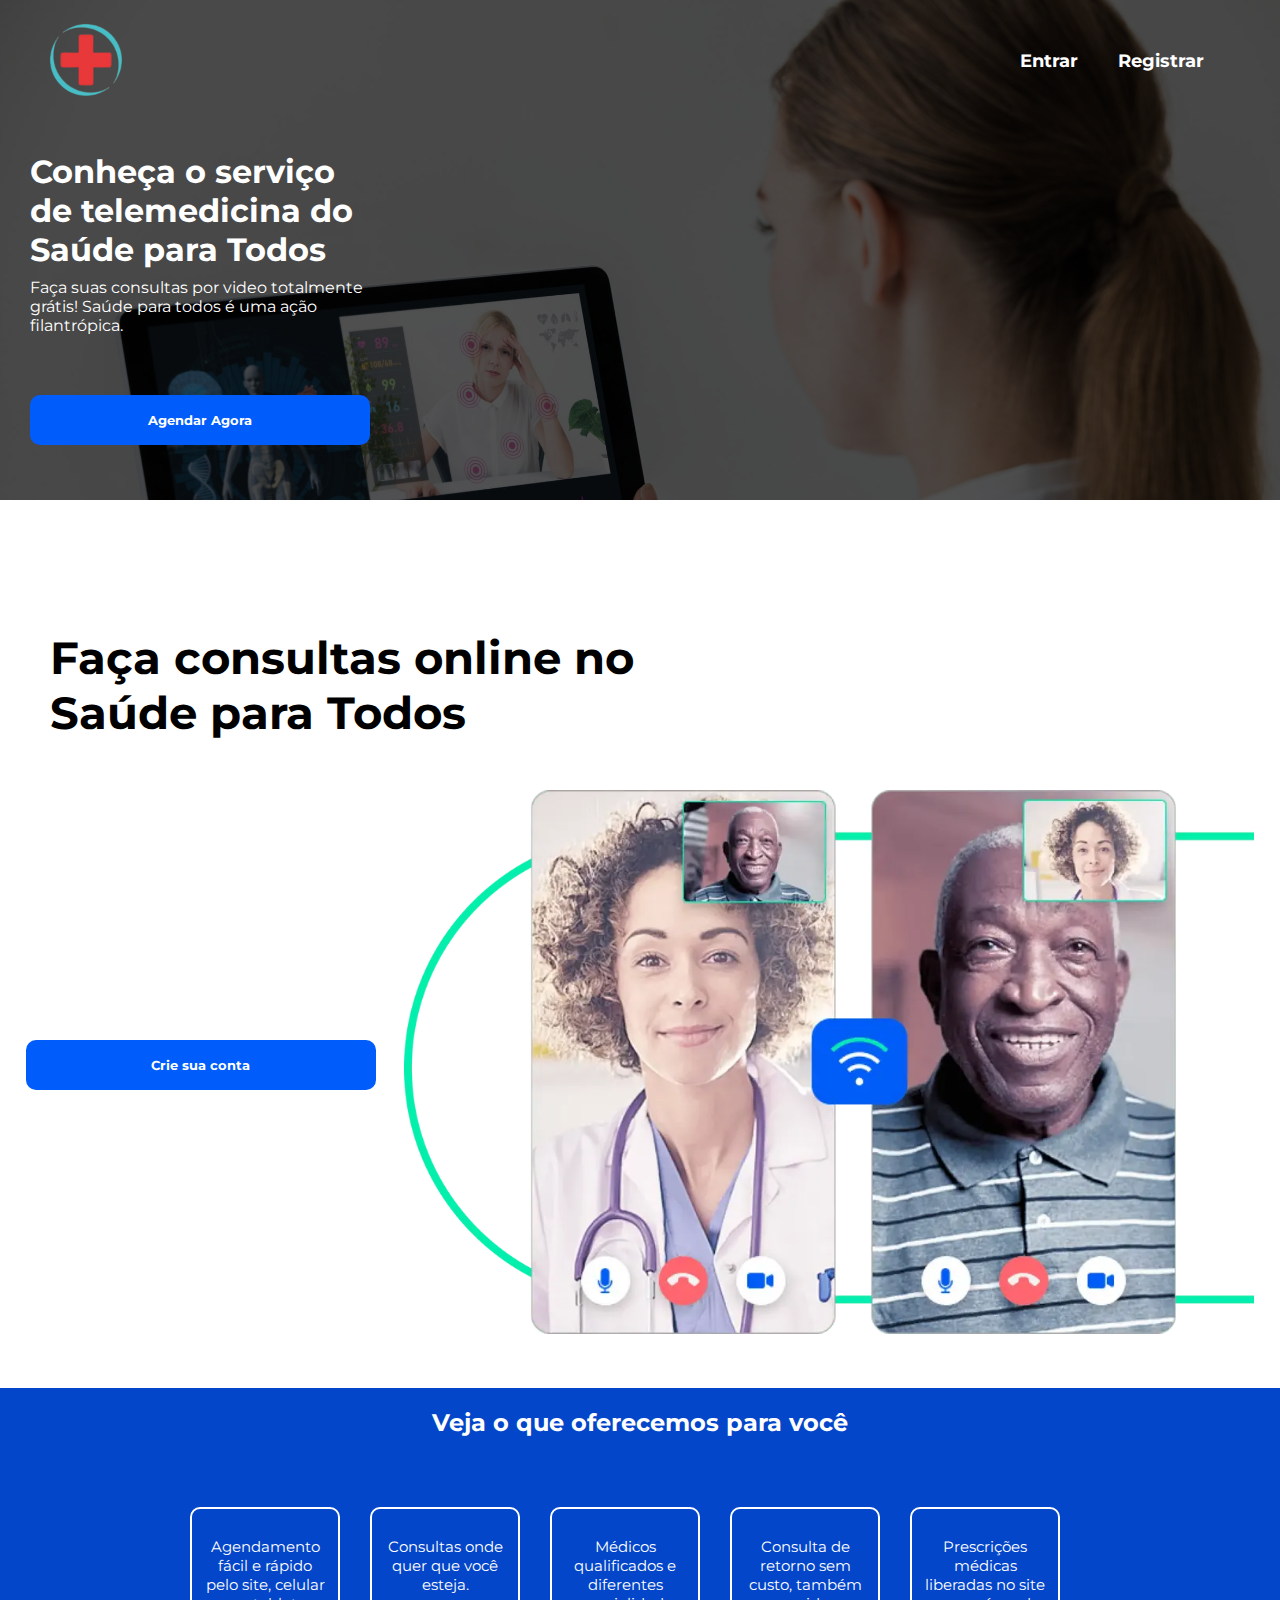
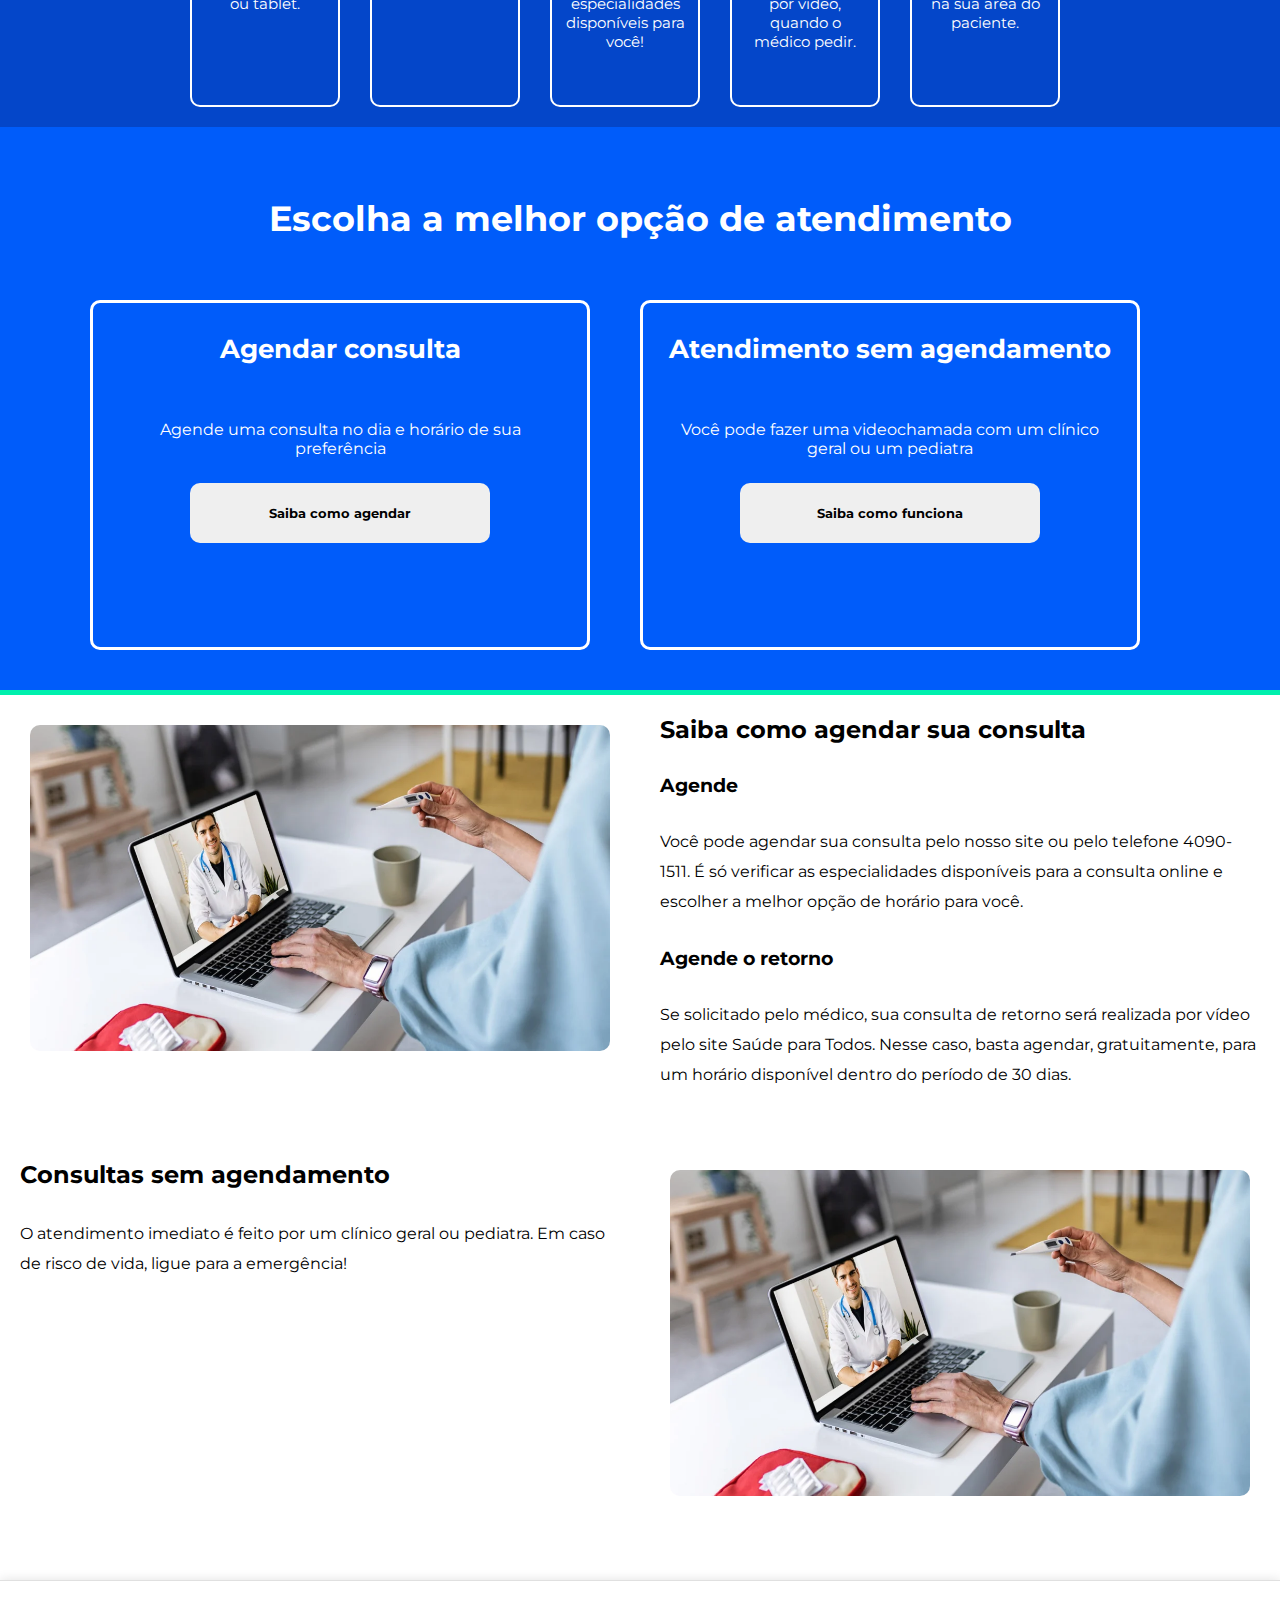
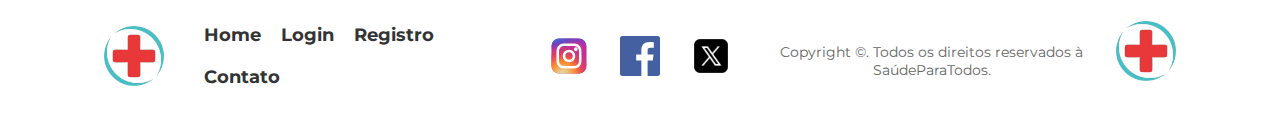
<file: index.html>
<!DOCTYPE html>
<html lang="pt-br">

<head>
  <meta charset="UTF-8" />
  <meta name="viewport" content="width=device-width, initial-scale=1.0" />
  <title>Saúde para todos</title>
  <link
    href="https://fonts.googleapis.com/css2?family=Montserrat:ital,wght@0,100..900;1,100..900&family=Open+Sans:ital,wght@0,300;0,400;0,500;0,600;0,700;1,300;1,400;1,500&family=Roboto:ital,wght@0,100;0,300;0,400;0,500;0,700;0,900;1,100;1,300;1,400;1,500;1,700;1,900&display=swap"
    rel="stylesheet">
  <link rel="stylesheet" href="https://cdn.jsdelivr.net/npm/bootstrap-icons@1.11.3/font/bootstrap-icons.min.css">
  <link rel="stylesheet" href="./styles/home.css">
  <link rel="stylesheet" href="./styles/footer.css">
  <link rel="stylesheet" href="./styles/menuu.css">
</head>

<body>
  <!--NAVBAR-->
  <header class="containerHeader">
    <div class="overload">
      <nav class="navigation">
        <div class="logo">
          <a href="index.html"><img src="./images/logo.png" alt="Saúde para todos"></a>
        </div>
        <ul>
          <li><a href="/pages/login.html">Entrar</a></li>
          <li><a href="/pages/register.html">Registrar</a></li>
        </ul>
      </nav>
     
      <div class="descriptionHeader">
        <h1>Conheça o serviço de telemedicina do Saúde para Todos</h1>
        <p>Faça suas consultas por video totalmente grátis! Saúde para todos é uma ação filantrópica.</p>
        <button><a id="buttonLogin" href="" style="text-decoration: none; color: white;">Agendar Agora</a></button>
      </div>

            <button class="MuiIconButton-root" onclick="toggleMenu(event)">
              <span class="MuiIconButton-label">
                <div></div>
                <div></div>
                <div></div>
              </span>
              <div class="menu-options" id="menuOptions">
                <div>
                  <a href="#" onclick="toggleDescription(event, 'desc1')">Quem somos? <span>+</span></a>
                  <div class="description" id="desc1">Somos uma empresa de telemedicina sem fins lucrativos para a população de
                    baixa renda!</div>
                </div>
                <div>
                  <a href="#" onclick="toggleDescription(event, 'desc2')">Saiba quem são nossos apoiadores <span>+</span></a>
                  <div class="description" id="desc2">Elon Musk, Jeff Bezos, Mark Zuckerberg, Priscilla Chan.</div>
                </div>
                <div>
                  <a href="#" onclick="toggleDescription(event, 'desc3')">Seja um apoiador <span>+</span></a>
                  <div class="description" id="desc3">Entre em contato pelo saudeparatodos@filantropia.com.br</div>
                </div>
              </div>
            </button>


  </header>

  <!--Section 1-->
  <section class="container1">
    <div>
      <h1>Faça consultas online no Saúde para Todos</h1>
    </div>
    <div class="container">
      <button><a href="/pages/register.html" style="color: white; text-decoration: none;">Crie sua conta</a></button>
      <div class="image">
        <img src="./images/wraperContainer.jpg" alt="Consulta" />
      </div>
    </div>
  </section>

  <!--Section 2-->
  <section class="container2">
    <h2>Veja o que oferecemos para você</h2>
    <div class="services">
      <div class="singleService">
        <p>Agendamento fácil e rápido pelo site, celular ou tablet.</p>
      </div>
      <div class="singleService">
        <p>Consultas onde quer que você esteja.</p>
      </div>
      <div class="singleService">
        <p>
          Médicos qualificados e diferentes especialidades disponíveis para
          você!
        </p>
      </div>
      <div class="singleService">
        <p>
          Consulta de retorno sem custo, também por video, quando o médico
          pedir.
        </p>
      </div>
      <div class="singleService">
        <p>Prescrições médicas liberadas no site na sua área do paciente.</p>
      </div>
    </div>
  </section>

  <!--Section 3-->
  <section class="container3">
    <h2>Escolha a melhor opção de atendimento</h2>
    <div class="optionServices">
      <div class="singleOption">
        <h3>Agendar consulta</h3>
        <p>Agende uma consulta no dia e horário de sua preferência</p>
        <button id="scroll-button1">Saiba como agendar</button>
      </div>
      <div class="singleOption">
        <h3>Atendimento sem agendamento</h3>
        <p>
          Você pode fazer uma videochamada com um clínico geral ou um pediatra
        </p>
        <button id="scroll-button2">Saiba como funciona</button>
      </div>
    </div>
  </section>

  <!--SERVICE 1-->
  <div class="service1" id="service1">
    <div class="imageOption">
      <img src="./images/wraperOption.webp" alt="service" />
    </div>
    <div class="description">
      <h2>Saiba como agendar sua consulta</h2>
      <h3>Agende</h3>
      <p>
        Você pode agendar sua consulta pelo nosso site ou pelo telefone
        4090-1511. É só verificar as especialidades disponíveis para a
        consulta online e escolher a melhor opção de horário para você.
      </p>
      <h3>Agende o retorno</h3>
      <p>
        Se solicitado pelo médico, sua consulta de retorno será realizada por
        vídeo pelo site Saúde para Todos. Nesse caso, basta agendar,
        gratuitamente, para um horário disponível dentro do período de 30
        dias.
      </p>
    </div>
  </div>

  <!--SERVICE 2-->
  <div class="service2" id="service2">
    <div class="imageOption">
      <img src="./images/wraperOption.webp" alt="service" />
    </div>
    <div class="description">
      <h2>Consultas sem agendamento</h2>
      <p>
        O atendimento imediato é feito por um clínico geral ou pediatra. Em
        caso de risco de vida, ligue para a emergência!
      </p>
    </div>
  </div>
  <footer class="footer-container">
    <div class="footer-content">
      <div class="footer-right">
        <img src="../images/logo.png" alt="imagem do logo" />
        <ul class="nav-list-footer">
          <li class="footer-item-list">
            <a class="footer-item-link" href="../index.html">Home</a>
          </li>
          <li class="footer-item-list">
            <a class="footer-item-link" href="../pages/login.html">Login</a>
          </li>
          <li class="footer-item-list">
            <a class="footer-item-link" href="../pages/register.html">Registro</a>
          </li>
          <li class="footer-item-list">
            <a class="footer-item-link" href="../pages/contact.html">Contato</a>
          </li>
        </ul>
      </div>
      <div class="footer-center">
        <img src="../images/instagram.svg" />
        <img src="../images/facebook.svg" />
        <img src="../images/twitter.png" />
      </div>
      <div class="footer-left">
        <p>Copyright ©. Todos os direitos reservados à SaúdeParaTodos.</p>
        <img src="../images/logo.png" alt="logo" />
      </div>
    </div>
  </footer>

  <script src="./js/home.js"></script>
</file>
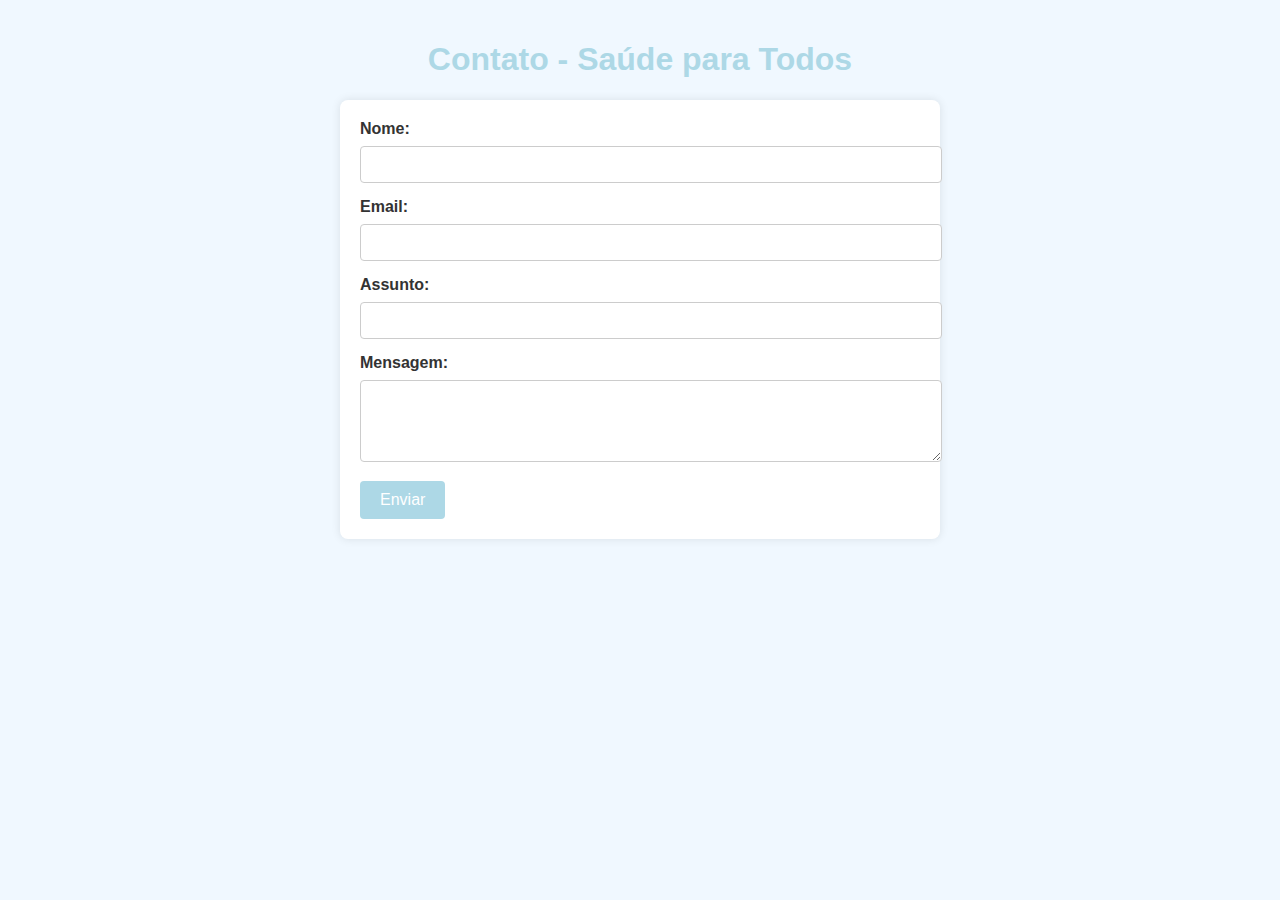
<file: pages/contact.html>
<!DOCTYPE html>
<html lang="pt-BR">

<head>
  <meta charset="UTF-8">
  <meta name="viewport" content="width=device-width, initial-scale=1.0">
  <title>Contato - Saúde para Todos</title>
  <style>
    body {
      font-family: Arial, sans-serif;
      background-color: #f0f8ff;
      color: #333;
      margin: 0;
      padding: 0;
    }

    .container {
      width: 100%;
      max-width: 600px;
      margin: 0 auto;
      padding: 20px;
    }

    h1 {
      text-align: center;
      color: lightblue;
    }

    form {
      background-color: #fff;
      padding: 20px;
      border-radius: 8px;
      box-shadow: 0 0 10px rgba(0, 0, 0, 0.1);
    }

    label {
      display: block;
      margin-bottom: 8px;
      font-weight: bold;
    }

    input,
    textarea {
      width: 100%;
      padding: 10px;
      margin-bottom: 15px;
      border: 1px solid #ccc;
      border-radius: 4px;
    }

    button {
      background-color: lightblue;
      color: white;
      border: none;
      padding: 10px 20px;
      border-radius: 4px;
      cursor: pointer;
      font-size: 16px;
    }

    button:hover {
      background-color: lightblue;
    }
  </style>
  <script>
    function handleSubmit(event) {
      event.preventDefault(); // Impede o envio do formulário
      alert("Mensagem enviada com sucesso! Aguarde um retorno.");
      // Aqui você pode adicionar código para realmente enviar o formulário via AJAX, se necessário.
      // Se quiser enviar o formulário normalmente após o alerta, use o seguinte:
      // event.target.submit();
    }
  </script>
</head>

<body>
  <div class="container">
    <h1>Contato - Saúde para Todos</h1>
    <form onsubmit="handleSubmit(event)">
      <label for="nome">Nome:</label>
      <input type="text" id="nome" name="nome" required>

      <label for="email">Email:</label>
      <input type="email" id="email" name="email" required>

      <label for="assunto">Assunto:</label>
      <input type="text" id="assunto" name="assunto" required>

      <label for="mensagem">Mensagem:</label>
      <textarea id="mensagem" name="mensagem" rows="4" required></textarea>

      <button type="submit">Enviar</button>
    </form>
  </div>
</body>

</html>
</file>
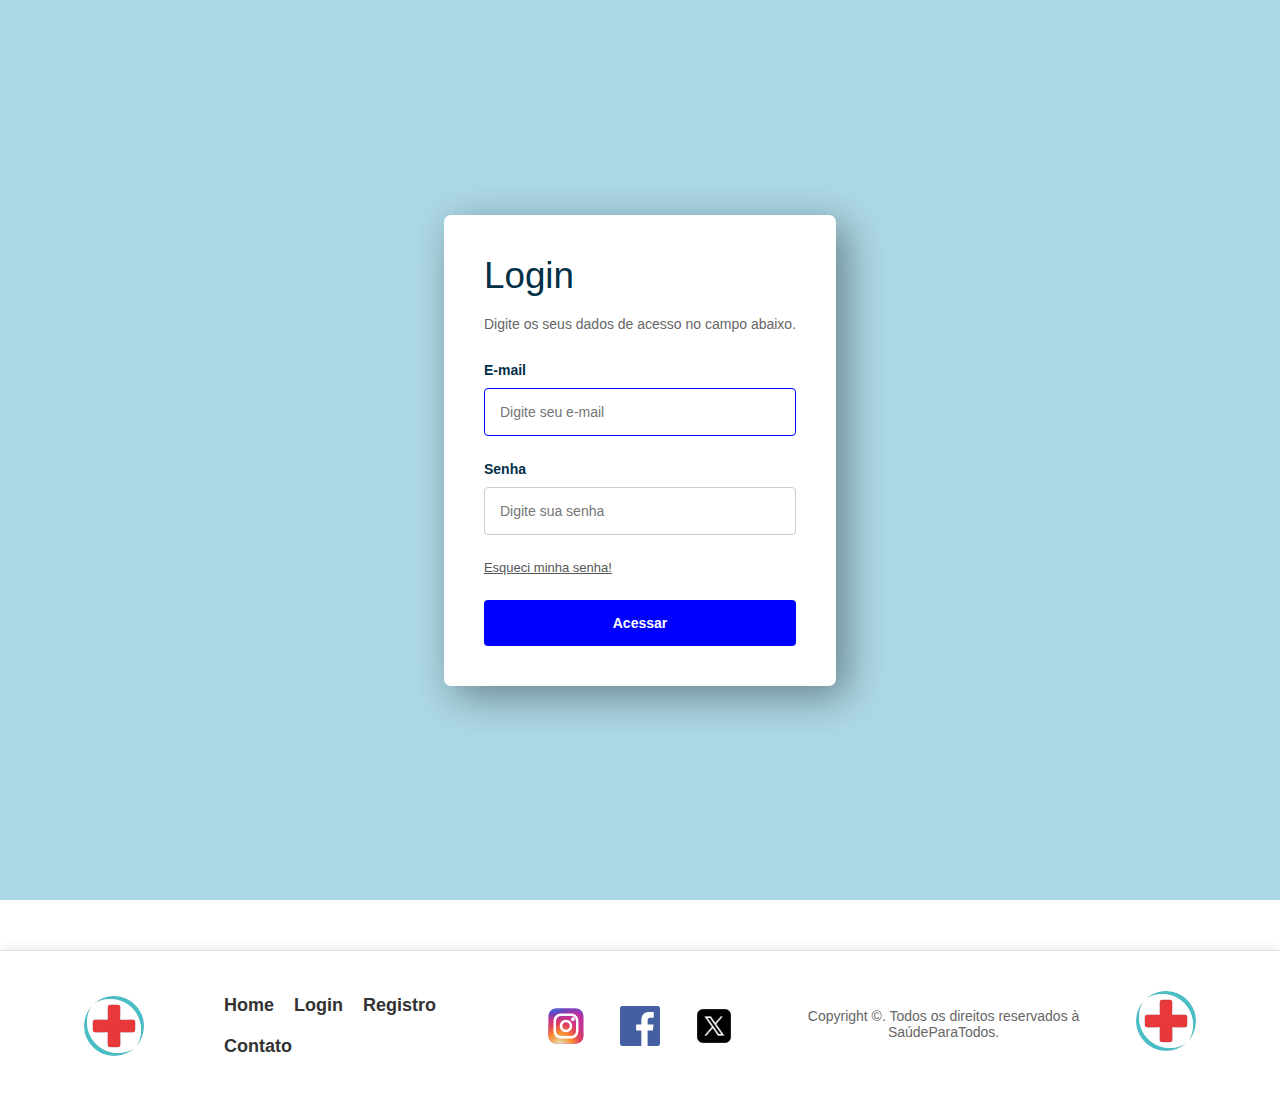
<file: pages/login.html>
<!DOCTYPE html>
<html lang="pt-br">

<head>
  <meta charset="UTF-8" />
  <meta name="viewport" content="width=device-width, initial-scale=1.0" />
  <title>Login</title>
  <link rel="stylesheet" href="../styles/login.css" />
  <link rel="stylesheet" href="../styles/footer.css" />
</head>

<body>
  <div class="page">
    <form id="loginForm" class="formLogin">
      <h1>Login</h1>
      <p>Digite os seus dados de acesso no campo abaixo.</p>
      <label for="loginEmail">E-mail</label>
      <input type="email" id="loginEmail" placeholder="Digite seu e-mail" autofocus="true" />
      <label for="loginPassword">Senha</label>
      <input type="password" id="loginPassword" placeholder="Digite sua senha" />
      <a href="/">Esqueci minha senha!</a>
      <input type="submit" value="Acessar" class="btn" />
    </form>
  </div>
  <footer class="footer-container">
    <div class="footer-content">
      <div class="footer-right">
        <img src="../images/logo.png" alt="imagem do logo" />
        <ul class="nav-list-footer">
          <li class="footer-item-list">
            <a class="footer-item-link" href="../index.html">Home</a>
          </li>
          <li class="footer-item-list">
            <a class="footer-item-link" href="../pages/login.html">Login</a>
          </li>
          <li class="footer-item-list">
            <a class="footer-item-link" href="../pages/register.html">Registro</a>
          </li>
          <li class="footer-item-list">
            <a class="footer-item-link" href="../pages/contact.html">Contato</a>
          </li>
        </ul>
      </div>
      <div class="footer-center">
        <img src="../images/instagram.svg" />
        <img src="../images/facebook.svg" />
        <img src="../images/twitter.png" />
      </div>
      <div class="footer-left">
        <p>Copyright ©. Todos os direitos reservados à SaúdeParaTodos.</p>
        <img src="../images/logo.png" alt="logo" />
      </div>
    </div>
  </footer>
  <script>
    document.addEventListener("DOMContentLoaded", function () {
      const loginForm = document.getElementById("loginForm");

      loginForm.addEventListener("submit", function (e) {
        e.preventDefault();
        login();
      });

      function login() {
        const email = document.getElementById("loginEmail").value;
        const password = document.getElementById("loginPassword").value;

        if (!email || !password) {
          alert("Por favor, preencha todos os campos.");
          return;
        }

        const users = JSON.parse(localStorage.getItem("users")) || [];
        const user = users.find(
          (user) => user.email === email && user.password === password
        );

        function loginUser(username) {
          const users = JSON.parse(localStorage.getItem('users'));
          const updatedUsers = users.map(user => {
            if (user.nome === username) {
              return { ...user, logado: true };
            }
            return user;
          });
          localStorage.setItem('users', JSON.stringify(updatedUsers));
        }

        if (user) {
          alert("Login realizado com sucesso!");
          loginForm.reset();
          loginUser(user.nome);
          window.location.href = "../pages/user.html";
        } else {
          alert("E-mail ou senha incorretos.");
        }
      }
    });
  </script>
</body>

</html>
</file>
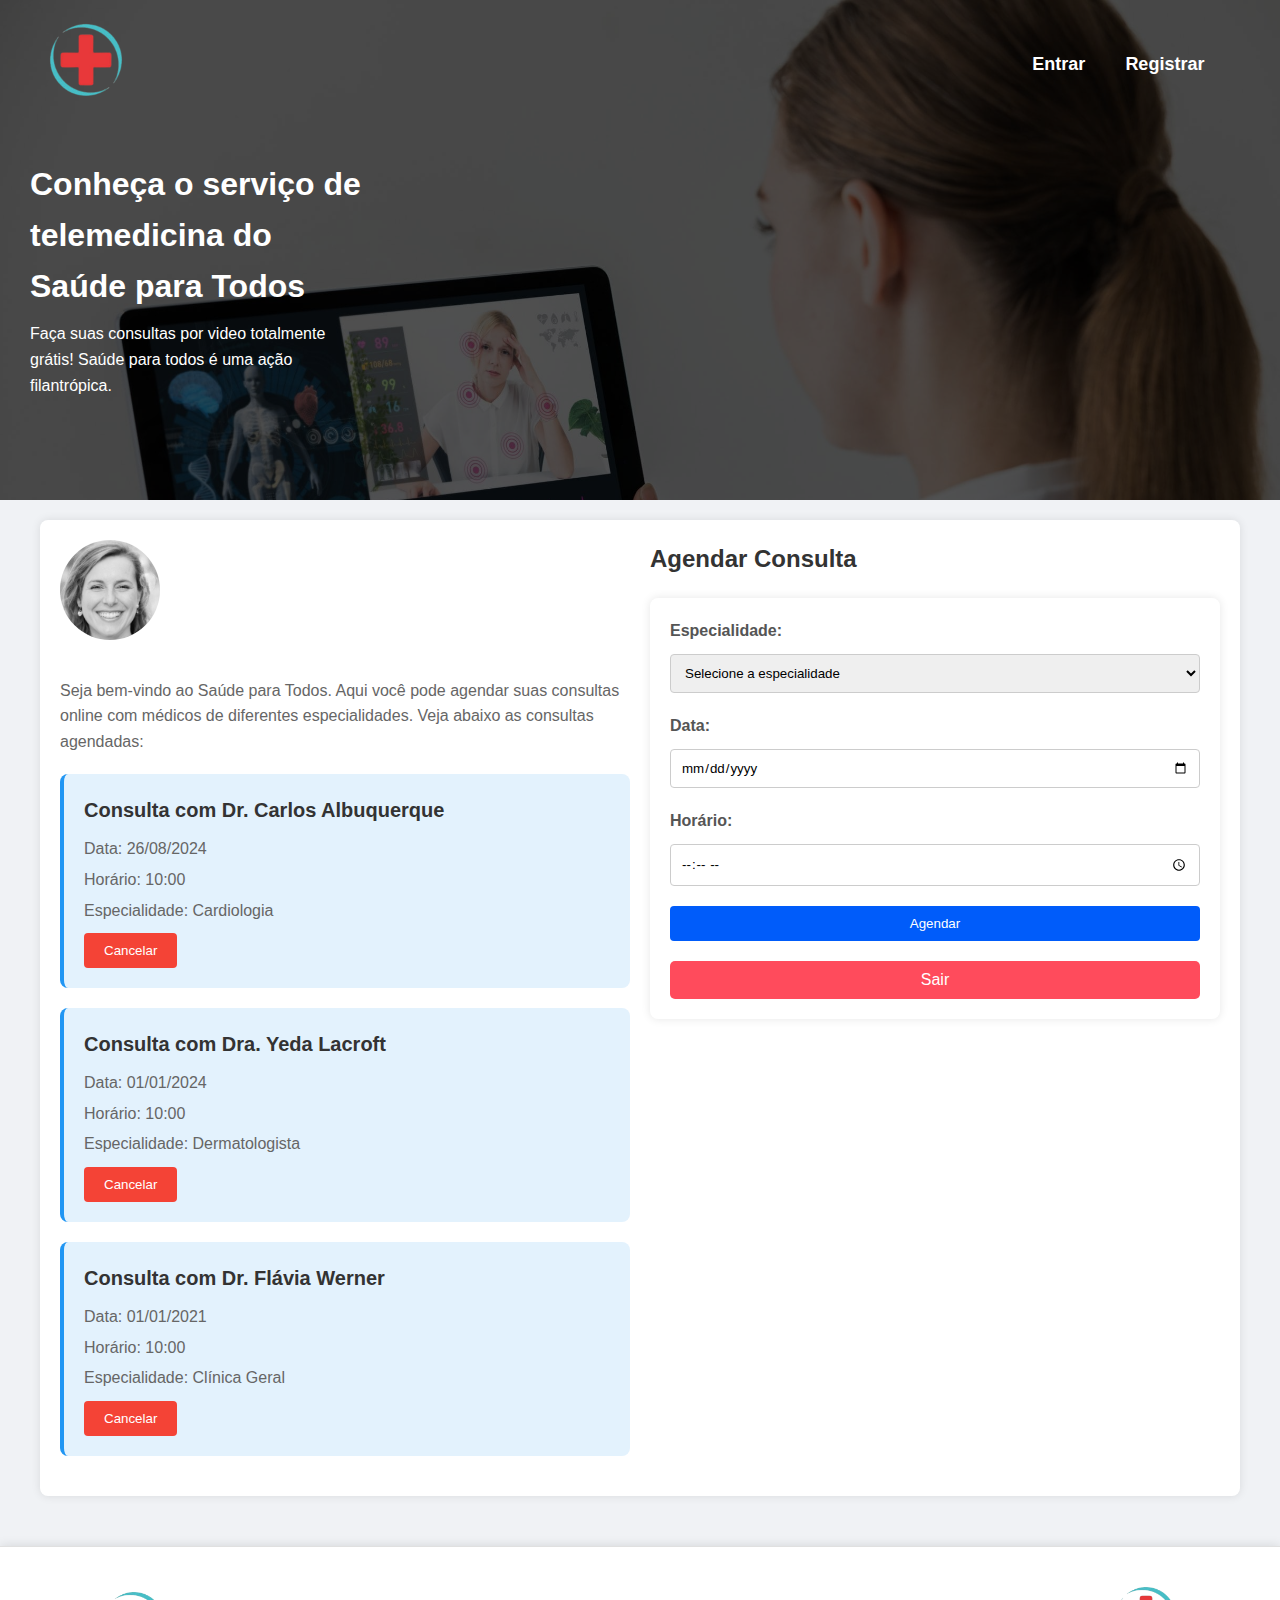
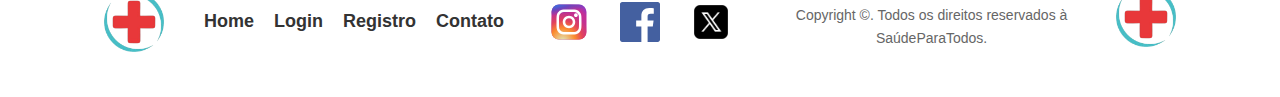
<file: pages/user.html>
<!DOCTYPE html>
<html lang="en">

<head>
  <meta charset="UTF-8" />
  <meta name="viewport" content="width=device-width, initial-scale=1.0" />
  <link rel="stylesheet" href="../styles/home.css" />
  <link rel="stylesheet" href="../styles/user.css" />
  <link rel="stylesheet" href="../styles/footer.css" />
  <title>Saude - sua area</title>
</head>

<body>
  <header class="containerHeader">
    <div class="overload">
      <nav class="navigation">
        <div class="logo">
          <a href="index.html"><img src="../images/logo.png" alt="Saúde para todos" /></a>
        </div>
        <ul>
          <li><a id="entrar" href="/pages/login.html">Entrar</a></li>
          <li><a id="registrar" href="/pages/register.html">Registrar</a></li>
        </ul>
      </nav>
      <div class="descriptionHeader">
        <h1>Conheça o serviço de telemedicina do Saúde para Todos</h1>
        <p>
          Faça suas consultas por video totalmente grátis! Saúde para todos é
          uma ação filantrópica.
        </p>
   
      </div>
    </div>
  </header>
  <main class="user-page">
    <div class="container-user">
      <img src="../images/user-image.png" alt="imagem do paciente" />
      <h1 id="userName"></h1>
      <p>
        Seja bem-vindo ao Saúde para Todos. Aqui você pode agendar suas
        consultas online com médicos de diferentes especialidades. Veja abaixo
        as consultas agendadas:
      </p>
      <div class="consultas" id="consultas">
        <div class="consulta" data-id="1">
          <h2>Consulta com Dr. Carlos Albuquerque</h2>
          <p>Data: 26/08/2024</p>
          <p>Horário: 10:00</p>
          <p>Especialidade: Cardiologia</p>
          <label class="btn-cancelar" for="cancelar">
            <button class="btn-red" type="button" id="cancelar">
              Cancelar
            </button>
          </label>
        </div>
        <div class="consulta" data-id="2">
          <h2>Consulta com Dra. Yeda Lacroft</h2>
          <p>Data: 01/01/2024</p>
          <p>Horário: 10:00</p>
          <p>Especialidade: Dermatologista</p>
          <label class="btn-cancelar" for="cancelar">
            <button class="btn-red" type="button" id="cancelar">
              Cancelar
            </button>
          </label>
        </div>
        <div class="consulta" data-id="3">
          <h2>Consulta com Dr. Flávia Werner</h2>
          <p>Data: 01/01/2021</p>
          <p>Horário: 10:00</p>
          <p>Especialidade: Clínica Geral</p>
          <label class="btn-cancelar" for="cancelar">
            <button class="btn-red" type="button" id="cancelar">
              Cancelar
            </button>
          </label>
        </div>
      </div>
    </div>
    <div class="container-agenda">
      <h1>Agendar Consulta</h1>
      <form class="form-agenda" id="form-agenda">
        <label class="text-form" for="especialidade">Especialidade:</label>
        <select name="especialidade" id="especialidade">
          <option selected disabled>Selecione a especialidade</option>
          <option value="cardiologia">Cardiologia</option>
          <option value="dermatologia">Dermatologia</option>
          <option value="clinica-geral">Clínica Geral</option>
          <option value="odontologia">Odontologia</option>
          <option value="pediatria">Pediatria</option>
          <option value="urologia">Urologia</option>
          <option value="ginecologia">Ginecologia</option>
          <option value="ortopedia">Ortopedia</option>
        </select>
        <label class="text-form" for="data">Data:</label>
        <input type="date" name="data" id="data" />
        <label class="text-form" for="horario">Horário:</label>
        <input type="time" name="horario" id="horario" />
        <label for="agendar" class="btn-agendar">
          <button class="btn-blue" type="submit" id="agendar">Agendar</button>
        </label>
        <label for="agendar" class="btn-agendar">
          <button class="btn-logout" id="logoutButton">Sair</button>
        </label>
      </form>
    </div>
  </main>
  <footer class="footer-container">
    <div class="footer-content">
      <div class="footer-right">
        <img src="../images/logo.png" alt="imagem do logo" />
        <ul class="nav-list-footer">
          <li class="footer-item-list">
            <a class="footer-item-link" href="../index.html">Home</a>
          </li>
          <li class="footer-item-list">
            <a class="footer-item-link" href="../pages/login.html">Login</a>
          </li>
          <li class="footer-item-list">
            <a class="footer-item-link" href="../pages/register.html">Registro</a>
          </li>
          <li class="footer-item-list">
            <a class="footer-item-link" href="../pages/contact.html">Contato</a>
          </li>
        </ul>
      </div>
      <div class="footer-center">
        <img src="../images/instagram.svg" />
        <img src="../images/facebook.svg" />
        <img src="../images/twitter.png" />
      </div>
      <div class="footer-left">
        <p>Copyright ©. Todos os direitos reservados à SaúdeParaTodos.</p>
        <img src="../images/logo.png" alt="logo" />
      </div>
    </div>
  </footer>
  <script src="../js/user.js"></script>
</body>

</html>
</file>
<file: styles/home.css>
* {
  padding: 0;
  margin: 0;
  box-sizing: border-box;
  font-family: "Montserrat", sans-serif;
}

/*NAVBAR CSS*/
.containerHeader {
  width: 100%;
  background-image: url("../images/wraper.jpg");
  background-size: cover;
  background-repeat: no-repeat;
  background-position: center top;
  background-attachment: fixed;
  height: 500px;
  z-index: 0;
}

.overload {
  width: 100%;
  height: 500px;
  z-index: 1;
  background-color: rgba(0, 0, 0, 0.671);
}

.logo {
  width: 120px;
  height: 120px;
  cursor: pointer;
}

.logo img {
  width: 100%;
}

.navigation {
  padding: 0 2%;
  display: flex;
  justify-content: space-between;
}

.menuMobile {
  display: none;
  padding: 0 2%;
  display: flex;
  justify-content: space-between;
}
.MuiIconButton-root, .menuOptions{
  display: none;
}

.menuMobile i {
  display: none;
  padding: 25px;
  color: white;
  font-size: 50px;
  cursor: pointer;
}

.menuMobile img,
.menuMobile .logo {
  display: none;
}

.navigation ul {
  display: flex;
  justify-content: end;
  padding: 40px;
}

.navigation ul li {
  margin-left: 20px;
  padding: 10px;
  list-style: none;
  cursor: pointer;
  font-size: 18px;
  font-weight: bold;
  border-radius: 5px;
  transition: 0.5s;
  text-decoration: none;
  color: white;
}

.navigation ul li a {
  text-decoration: none;
  color: white;
}

.navigation ul li:hover {
  background-color: #005cfa;
}

.descriptionHeader {
  width: 400px;
  padding: 30px;
  color: white;
}

.descriptionHeader h1 {
  margin-bottom: 9px;
  font-weight: bold;
}

.descriptionHeader p {
  margin-bottom: 60px;
}

.descriptionHeader button {
  background-color: #005cfa;
  color: white;
  font-weight: bold;
  width: 100%;
  height: 50px;
  border-radius: 10px;
  cursor: pointer;
  border-color: transparent;
}

.descriptionHeader button:hover {
  background-color: #1656c4;
}

/*HOME CSS*/
.container1 {
  width: 100%;
}

.container1 div:nth-child(1) {
  max-width: 700px;
  padding: 50px;
}

.container1 div h1 {
  font-weight: bold;
  font-size: 45px;
  margin-top: 80px;
}

.container {
  width: 100%;
  display: flex;
  justify-content: space-between;
  padding: 0 2%;
}

.container button {
  background-color: #005cfa;
  margin-top: 250px;
  color: white;
  width: 350px;
  font-weight: bold;
  height: 50px;
  border-radius: 10px;
  cursor: pointer;
  border-color: transparent;
}

.container button:hover {
  background-color: #1656c4;
}

.image {
  width: 850px;
  padding-bottom: 50px;
}

.image img {
  width: 100%;
}

.container2 {
  width: 100%;
  background-color: #0446c9;
  color: white;
}

.container2 h2 {
  text-align: center;
  padding: 20px 0;
  margin-bottom: 30px;
}

.services {
  display: flex;
  justify-content: center;
  padding: 20px;
}

.singleService {
  width: 150px;
  height: 200px;
  border: 2px solid white;
  border-radius: 10px;
  margin-right: 30px;
}

.singleService p {
  text-align: center;
  padding: 10px;
  font-size: 15px;
  margin-top: 18px;
}

.container3 {
  width: 100%;
  background-color: #005cfa;
  color: white;
  padding: 40px;
}

.container3 h2 {
  text-align: center;
  font-weight: bold;
  font-size: 35px;
  padding: 30px 0;
  margin-bottom: 30px;
}

.optionServices {
  display: flex;
  justify-content: center;
}

.singleOption {
  width: 500px;
  height: 350px;
  border-radius: 10px;
  border: 3px solid white;
  margin-right: 50px;
  text-align: center;
  display: flex;
  flex-direction: column;
  transition: 0.5s;
}

.singleOption h3 {
  margin: 30px 0;
  font-weight: bold;
  font-size: 26px;
}

.singleOption p {
  font-size: 16px;
  padding: 25px;
}

.singleOption button {
  width: 300px;
  height: 60px;
  border-radius: 10px;
  margin: 0 auto;
  border-color: transparent;
  font-weight: bold;
  cursor: pointer;
}

.singleOption:hover {
  background-color: white;
  color: black;
  border-color: #00f0ad;
}

.service1 {
  width: 100%;
  display: flex;
  border-top: 5px solid #00f0ad;
}

.imageOption {
  width: 50%;
  padding: 30px;
}

.description {
  width: 50%;
  padding: 20px;
  color: black;
}

.description h2,
.description h3 {
  margin-bottom: 30px;
}

.description p {
  margin-bottom: 30px;
  line-height: 30px;
  color: black;
}

.imageOption img {
  width: 100%;
  height: auto;
  border-radius: 10px;
}

.service2 {
  width: 100%;
  display: flex;
  flex-direction: row-reverse;
}

/*RESPONSIVIDADE*/
/*SECTION 3, SERVICE1 AND SERVICE2*/

@media screen and (max-width: 1100px) {
  .optionServices {
    flex-wrap: wrap;
    justify-content: center;
  }

  .singleOption {
    padding: 10px;
    margin: 10px auto;
  }

  .service1 {
    display: block;
  }

  .imageOption {
    margin: 0 auto;
    width: 100%;
  }

  .description {
    margin: 0 auto;
    width: 100%;
  }

  .description p {
    width: 100%;
  }

  .service2 {
    display: block;
  }
}

@media screen and (max-width: 791px) {
  .navigation {
    display: none;
  }

  .menuMobile,
  .menuMobile i,
  .menuMobile img,
  .menuMobile .logo,.MuiIconButton-root, .menuOptions{
    
    display: flex;
  }

  .descriptionHeader {
    width: 100%;
    justify-content: center;
  }

  .container1 div:nth-child(1) h1 {
    width: 100%;
  }

  .container1 div h1 {
    text-align: center;
  }

  .container {
    flex-wrap: wrap;
    justify-content: center;
    flex-direction: column;
  }

  .container button {
    margin-bottom: 50px;
    margin: 50px auto;
  }

  .container .image {
    width: 100%;
    margin: 0 auto;
  }

  .container .image img {
    width: 100%;
    margin: 0 auto;
  }

  .services {
    display: inline-block;
    width: 100%;
  }

  .singleService {
    width: 100%;
    height: auto;
    margin: 30px auto;
  }

  .singleService p {
    padding: 10px;
    margin-bottom: 10px;
  }
}
</file>
<file: styles/footer.css>
.footer-container {
  background-color: #fff;
  padding: 20px 0;
  box-shadow: 0 -1px 10px rgba(0, 0, 0, 0.1);
  border-top: 1px solid #e0e0e0;
  margin-top: 50px;
}

.footer-content {
  max-width: 90%;
  margin: 0 auto;
  display: flex;
  justify-content: space-between;
  align-items: center;
  gap: 20px;
  padding: 0 20px;
}

.footer-left {
  display: flex;
  flex-direction: row;
  justify-content: flex-end;
  align-items: center;
  width: 40%;
}

.footer-center {
  display: flex;
  flex-direction: row;
  justify-content: space-around;
  align-items: center;
  width: 20%;
}

.footer-center img {
  max-width: 40px;
}

.footer-right {
  display: flex;
  flex-direction: row;
  justify-content: flex-start;
  align-items: center;
  width: 40%;
}

.footer-right img {
  max-width: 100px;
  margin-right: 20px;
}

.nav-list-footer {
  list-style: none;
  display: flex;
  flex-wrap: wrap;
  gap: 20px;
}

.footer-item-list {
  margin: 0;
}

.footer-item-link {
  text-decoration: none;
  color: #333;
  font-size: 18px;
  font-weight: bold;
  transition: color 0.3s ease;
}

.hidden {
  display: none;
}

.footer-item-link:hover {
  color: #2196f3;
}

.footer-left {
  flex: 1 1 40%;
  text-align: center;
}

.footer-left img {
  max-width: 100px;
  margin-bottom: 10px;
}

.footer-left p {
  color: #666;
  font-size: 14px;
  margin-top: 10px;
}

@media (max-width: 768px) {
  .footer-content {
    flex-direction: column;
    align-items: center;
  }

  .footer-right,
  .footer-center,
  .footer-left {
    flex: 1 1 100%;
    text-align: center;
  }

  .footer-right img,
  .footer-left img {
    max-width: 80px;
  }

  .footer-center img {
    max-width: 25px;
  }
}
</file>
<file: styles/menuu.css>

</file>
<file: styles/login.css>
body {
  font-family: "Inter", sans-serif;
  margin: 0;
  padding: 0;
  color: #023047;
}

.page {
  display: flex;
  flex-direction: column;
  align-items: center;
  align-content: center;
  justify-content: center;
  width: 100%;
  height: 100vh;
  background-color: lightblue;
}

.formLogin {
  display: flex;
  flex-direction: column;
  background-color: #fff;
  border-radius: 7px;
  padding: 40px;
  box-shadow: 10px 10px 40px rgba(0, 0, 0, 0.4);
  gap: 5px;
}

.areaLogin img {
  width: 420px;
}

.formLogin h1 {
  padding: 0;
  margin: 0;
  font-weight: 500;
  font-size: 2.3em;
}

.formLogin p {
  display: inline-block;
  font-size: 14px;
  color: #666;
  margin-bottom: 25px;
}

.formLogin input {
  padding: 15px;
  font-size: 14px;
  border: 1px solid #ccc;
  margin-bottom: 20px;
  margin-top: 5px;
  border-radius: 4px;
  transition: all linear 160ms;
  outline: none;
}

.formLogin input:focus {
  border: 1px solid blue;
}

.formLogin label {
  font-size: 14px;
  font-weight: 600;
}

.formLogin a {
  display: inline-block;
  margin-bottom: 20px;
  font-size: 13px;
  color: #555;
  transition: all linear 160ms;
}

.formLogin a:hover {
  color: blue;
}

.btn {
  background-color: blue;
  color: #fff;
  font-size: 14px;
  font-weight: 600;
  border: none !important;
  transition: all linear 160ms;
  cursor: pointer;
  margin: 0 !important;
}

.btn:hover {
  transform: scale(1.05);
  background-color: blue;
}
</file>
<file: styles/user.css>
* {
  box-sizing: border-box;
  margin: 0;
  padding: 0;
  font-family: "Arial", sans-serif;
}

body {
  background-color: #f0f2f5;
  color: #333;
  line-height: 1.6;
}

main.user-page {
  max-width: 1200px;
  margin: 20px auto;
  padding: 20px;
  background-color: #fff;
  box-shadow: 0 0 10px rgba(0, 0, 0, 0.1);
  border-radius: 8px;
  display: flex;
  flex-wrap: wrap;
  gap: 20px;
}

.container-user,
.container-agenda {
  flex: 1 1 100%;
}

.container-user img {
  max-width: 100px;
  border-radius: 50%;
  margin-bottom: 20px;
}

.container-user h1 {
  font-size: 24px;
  margin-bottom: 10px;
}

.container-user p {
  margin-bottom: 20px;
  color: #666;
}

.consultas .consulta {
  background-color: #e3f2fd;
  padding: 20px;
  margin-bottom: 20px;
  border-radius: 8px;
  border-left: 4px solid #2196f3;
}

.consulta h2 {
  font-size: 20px;
  margin-bottom: 10px;
}

.consulta p {
  margin-bottom: 5px;
}

.btn-cancelar {
  display: block;
  margin-top: 10px;
}

.btn-red {
  background-color: #f44336;
  color: #fff;
  padding: 10px 20px;
  border: none;
  border-radius: 4px;
  cursor: pointer;
  transition: background-color 0.3s ease;
}

.btn-red:hover {
  background-color: #d32f2f;
}

.container-agenda h1 {
  font-size: 24px;
  margin-bottom: 20px;
}

.form-agenda {
  background-color: #fff;
  padding: 20px;
  border-radius: 8px;
  box-shadow: 0 0 10px rgba(0, 0, 0, 0.1);
}

.text-form {
  display: block;
  margin-bottom: 10px;
  font-weight: bold;
  color: #555;
}

.form-agenda select,
.form-agenda input {
  width: 100%;
  padding: 10px;
  margin-bottom: 20px;
  border: 1px solid #ccc;
  border-radius: 4px;
}

.btn-agendar {
  display: block;
  text-align: center;
}

.btn-blue {
  background-color: #005cfa;
  color: #fff;
  width: 100%;
  padding: 10px 20px;
  border: none;
  border-radius: 4px;
  cursor: pointer;
  transition: background-color 0.3s ease;
}

.btn-blue:hover {
  background-color: #1976d2;
}

.btn-logout {
  background-color: #ff4b5c;
  color: white;
  border: none;
  padding: 10px 20px;
  font-size: 16px;
  border-radius: 5px;
  cursor: pointer;
  transition: background-color 0.3s ease, transform 0.3s ease;
  margin-top: 20px;
  display: block;
  text-align: center;
  width: 100%;
}

#logoutButton:hover {
  background-color: #e64450;
  /* Cor de fundo ao passar o mouse */
  transform: scale(1.05);
  /* Leve aumento ao passar o mouse */
}

#logoutButton:active {
  background-color: #d33d44;
  /* Cor de fundo ao clicar */
  transform: scale(0.95);
  /* Leve redução ao clicar */
}


@media (min-width: 768px) {

  .container-user,
  .container-agenda {
    flex: 1 1 48%;
  }
}
</file>
